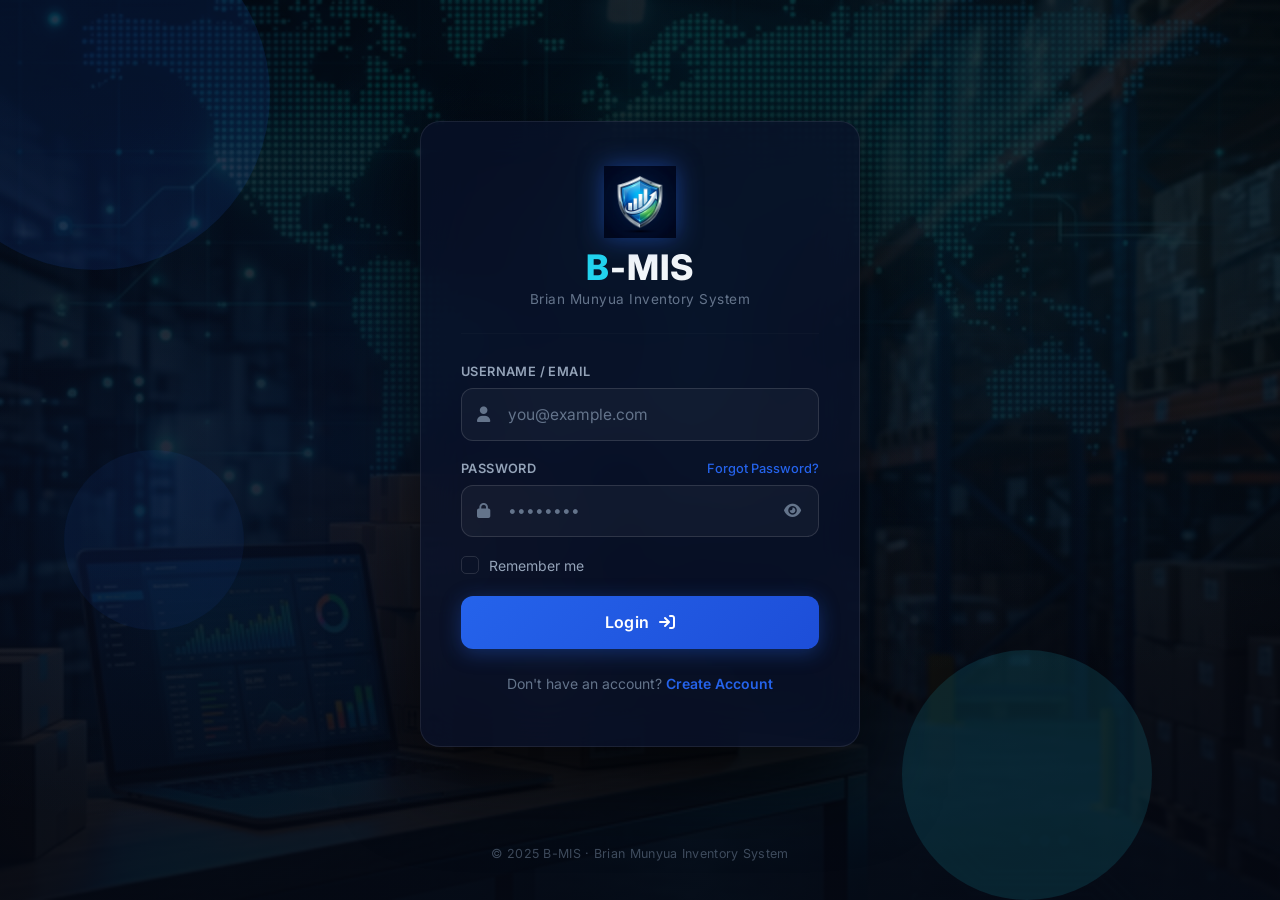
<file: src/main/resources/static/auth.html>
<!DOCTYPE html>
<html lang="en">
<head>
    <meta charset="UTF-8">
    <meta name="viewport" content="width=device-width, initial-scale=1.0">
    <title>B-MIS | Login</title>

    <!-- Google Fonts -->
    <link href="https://fonts.googleapis.com/css2?family=Inter:wght@300;400;500;600;700;800&display=swap" rel="stylesheet">
    <!-- Font Awesome Icons -->
    <link rel="stylesheet" href="https://cdnjs.cloudflare.com/ajax/libs/font-awesome/6.4.2/css/all.min.css">
    <!-- Bootstrap 5 -->
    <link rel="stylesheet" href="https://cdn.jsdelivr.net/npm/bootstrap@5.3.2/dist/css/bootstrap.min.css">
    <!-- Custom Stylesheet -->
    <link rel="stylesheet" href="css/auth.css">
</head>
<body>

    <!-- ============================================================
         BACKGROUND VISUALS
    ============================================================ -->
    <div class="bg-wrapper">
        <img src="images/login_bg.png" alt="" class="bg-image" aria-hidden="true">
        <div class="bg-overlay"></div>
        <!-- Floating animated particles -->
        <div class="particle p1"></div>
        <div class="particle p2"></div>
        <div class="particle p3"></div>
    </div>


    <!-- ============================================================
         MAIN PAGE CONTENT
    ============================================================ -->
    <main class="page-center">

        <!-- --------------------------------------------------------
             LOGIN CARD
        -------------------------------------------------------- -->
        <div id="login-view" class="auth-card">

            <!-- Logo & Branding -->
            <div class="card-brand text-center">
                <img src="images/logo.png" alt="B-MIS Logo" class="brand-logo">
                <h1 class="brand-title"><span class="brand-b">B</span>-MIS</h1>
                <p class="brand-subtitle">Brian Munyua Inventory System</p>
            </div>

            <hr class="divider-line">

            <!-- Error banner (hidden by default) -->
            <div id="login-error" class="alert-box alert-error" role="alert">
                <i class="fas fa-circle-exclamation"></i>
                <span id="login-error-text">Invalid credentials. Please try again.</span>
            </div>

            <!-- Login Form -->
            <form id="login-form" novalidate>

                <!-- Username Field -->
                <div class="field-group">
                    <label for="login-email" class="field-label">Username / Email</label>
                    <div class="input-wrap">
                        <i class="fa-solid fa-user input-icon"></i>
                        <input
                            type="email"
                            id="login-email"
                            class="field-input"
                            placeholder="you@example.com"
                            autocomplete="email"
                            required>
                    </div>
                    <p class="field-feedback" id="email-feedback"></p>
                </div>

                <!-- Password Field -->
                <div class="field-group">
                    <div class="label-row">
                        <label for="login-passcode" class="field-label">Password</label>
                        <a href="#" id="to-forgot" class="forgot-link">Forgot Password?</a>
                    </div>
                    <div class="input-wrap">
                        <i class="fa-solid fa-lock input-icon"></i>
                        <input
                            type="password"
                            id="login-passcode"
                            class="field-input"
                            placeholder="••••••••"
                            autocomplete="current-password"
                            required>
                        <!-- Show/Hide password toggle -->
                        <button type="button" class="pwd-toggle" id="pwd-toggle" aria-label="Toggle password visibility">
                            <i class="fa-solid fa-eye" id="pwd-icon"></i>
                        </button>
                    </div>
                    <p class="field-feedback" id="pwd-feedback"></p>
                </div>

                <!-- Remember Me -->
                <div class="remember-row">
                    <label class="check-label">
                        <input type="checkbox" id="remember-me" class="check-input">
                        <span class="check-box"></span>
                        Remember me
                    </label>
                </div>

                <!-- Login Button -->
                <button type="submit" id="login-btn" class="btn-login">
                    <span>Login</span>
                    <i class="fa-solid fa-arrow-right-to-bracket"></i>
                </button>

            </form>

            <!-- Register Link -->
            <p class="card-footer-text">
                Don't have an account?
                <a href="#" id="to-register" class="link-action">Create Account</a>
            </p>
        </div>


        <!-- --------------------------------------------------------
             REGISTER CARD (hidden by default)
        -------------------------------------------------------- -->
        <div id="register-view" class="auth-card hidden">

            <div class="card-brand text-center">
                <img src="images/logo.png" alt="B-MIS Logo" class="brand-logo">
                <h1 class="brand-title"><span class="brand-b">B</span>-MIS</h1>
            </div>
            <h2 class="form-heading">Create Account</h2>

            <div id="reg-error" class="alert-box alert-error" role="alert"></div>
            <div id="reg-success" class="alert-box alert-success" role="alert"></div>

            <form id="register-form" novalidate>

                <div class="field-group">
                    <label for="reg-name" class="field-label">Full Name</label>
                    <div class="input-wrap">
                        <i class="fa-solid fa-id-card input-icon"></i>
                        <input type="text" id="reg-name" class="field-input" placeholder="John Doe" required>
                    </div>
                </div>

                <div class="field-group">
                    <label for="reg-email" class="field-label">Email Address</label>
                    <div class="input-wrap">
                        <i class="fa-solid fa-envelope input-icon"></i>
                        <input type="email" id="reg-email" class="field-input" placeholder="you@example.com" required>
                    </div>
                </div>

                <div class="field-group">
                    <label for="reg-address" class="field-label">Physical Address</label>
                    <div class="input-wrap">
                        <i class="fa-solid fa-location-dot input-icon"></i>
                        <input type="text" id="reg-address" class="field-input" placeholder="123 Main St, City" required>
                    </div>
                </div>

                <div class="field-group">
                    <label for="reg-passcode" class="field-label">Passcode</label>
                    <div class="input-wrap">
                        <i class="fa-solid fa-lock input-icon"></i>
                        <input type="password" id="reg-passcode" class="field-input" placeholder="Min 6 characters" required>
                    </div>
                </div>

                <div class="field-group">
                    <label for="reg-confirm" class="field-label">Confirm Passcode</label>
                    <div class="input-wrap">
                        <i class="fa-solid fa-lock input-icon"></i>
                        <input type="password" id="reg-confirm" class="field-input" placeholder="••••••" required>
                    </div>
                </div>

                <button type="submit" id="register-btn" class="btn-login">
                    <span>Create Account</span>
                    <i class="fa-solid fa-check"></i>
                </button>

            </form>

            <p class="card-footer-text">
                Already have an account?
                <a href="#" id="to-login" class="link-action">Login</a>
            </p>
        </div>


        <!-- --------------------------------------------------------
             FORGOT PASSWORD CARD (hidden by default)
        -------------------------------------------------------- -->
        <div id="forgot-view" class="auth-card hidden">

            <div class="card-brand text-center">
                <img src="images/logo.png" alt="B-MIS Logo" class="brand-logo brand-logo-sm">
                <h1 class="brand-title"><span class="brand-b">B</span>-MIS</h1>
            </div>
            <h2 class="form-heading">Reset Password</h2>
            <p class="form-subheading">Enter your email and we'll send you a reset code.</p>

            <div id="forgot-error" class="alert-box alert-error"></div>
            <div id="forgot-success" class="alert-box alert-success"></div>

            <form id="forgot-form" novalidate>
                <div class="field-group">
                    <label for="forgot-email" class="field-label">Registered Email</label>
                    <div class="input-wrap">
                        <i class="fa-solid fa-envelope input-icon"></i>
                        <input type="email" id="forgot-email" class="field-input" placeholder="you@example.com" required>
                    </div>
                </div>
                <button type="submit" id="forgot-btn" class="btn-login">
                    <span>Send Reset Code</span>
                    <i class="fa-solid fa-paper-plane"></i>
                </button>
            </form>

            <p class="card-footer-text">
                Remember it?
                <a href="#" id="to-login-2" class="link-action">Back to Login</a>
            </p>
        </div>


        <!-- --------------------------------------------------------
             RESET PASSCODE CARD (hidden by default)
        -------------------------------------------------------- -->
        <div id="reset-view" class="auth-card hidden">

            <div class="card-brand text-center">
                <img src="images/logo.png" alt="B-MIS Logo" class="brand-logo brand-logo-sm">
                <h1 class="brand-title"><span class="brand-b">B</span>-MIS</h1>
            </div>
            <h2 class="form-heading">Set New Password</h2>

            <div id="reset-error" class="alert-box alert-error"></div>

            <form id="reset-form" novalidate>
                <input type="hidden" id="reset-email">

                <div class="field-group">
                    <label for="reset-code" class="field-label">Reset Code</label>
                    <div class="input-wrap">
                        <i class="fa-solid fa-key input-icon"></i>
                        <input type="text" id="reset-code" class="field-input" placeholder="6-digit code" required>
                    </div>
                </div>

                <div class="field-group">
                    <label for="reset-passcode" class="field-label">New Passcode</label>
                    <div class="input-wrap">
                        <i class="fa-solid fa-lock input-icon"></i>
                        <input type="password" id="reset-passcode" class="field-input" placeholder="Min 6 characters" required>
                    </div>
                </div>

                <div class="field-group">
                    <label for="reset-confirm" class="field-label">Confirm Passcode</label>
                    <div class="input-wrap">
                        <i class="fa-solid fa-lock input-icon"></i>
                        <input type="password" id="reset-confirm" class="field-input" placeholder="••••••" required>
                    </div>
                </div>

                <button type="submit" id="reset-btn" class="btn-login">
                    <span>Update Password</span>
                    <i class="fa-solid fa-shield-halved"></i>
                </button>
            </form>

            <p class="card-footer-text">
                <a href="#" id="to-login-3" class="link-action">Back to Login</a>
            </p>
        </div>

        <!-- Footer -->
        <p class="page-footer">© 2025 B-MIS · Brian Munyua Inventory System</p>

    </main>


    <!-- Bootstrap JS -->
    <script src="https://cdn.jsdelivr.net/npm/bootstrap@5.3.2/dist/js/bootstrap.bundle.min.js"></script>
    <!-- Auth Logic -->
    <script src="js/auth.js"></script>
</body>
</html>
</file>
<file: src/main/resources/static/css/auth.css>
/* =============================================================
   B-MIS AUTH PAGE STYLES
   Modern SaaS Login — Clean, Centered Card Design
   ============================================================= */

/* --- CSS Variables --- */
:root {
    --primary:       #2563eb;
    --primary-dark:  #1d4ed8;
    --primary-glow:  rgba(37, 99, 235, 0.35);
    --cyan:          #22d3ee;
    --bg-dark:       #060b18;
    --card-bg:       rgba(8, 16, 40, 0.75);
    --card-border:   rgba(255, 255, 255, 0.08);
    --input-bg:      rgba(255, 255, 255, 0.04);
    --input-border:  rgba(255, 255, 255, 0.12);
    --text-main:     #f1f5f9;
    --text-muted:    #64748b;
    --text-soft:     #94a3b8;
    --error:         #f87171;
    --error-bg:      rgba(248, 113, 113, 0.08);
    --success:       #34d399;
    --success-bg:    rgba(52, 211, 153, 0.08);
    --radius-card:   20px;
    --radius-input:  12px;
    --shadow-card:   0 32px 80px rgba(0, 0, 0, 0.7);
    --transition:    0.25s cubic-bezier(0.4, 0, 0.2, 1);
}

/* --- Reset & Base --- */
*, *::before, *::after {
    margin: 0;
    padding: 0;
    box-sizing: border-box;
}

html {
    font-size: 16px;
}

body {
    font-family: 'Inter', system-ui, -apple-system, sans-serif;
    background: var(--bg-dark);
    color: var(--text-main);
    min-height: 100vh;
    overflow-x: hidden;
}

/* =============================================================
   BACKGROUND
   ============================================================= */
.bg-wrapper {
    position: fixed;
    inset: 0;
    z-index: 0;
}

.bg-image {
    width: 100%;
    height: 100%;
    object-fit: cover;
    filter: brightness(0.25) saturate(1.3);
}

.bg-overlay {
    position: absolute;
    inset: 0;
    /* Vignette effect */
    background:
        radial-gradient(ellipse at 20% 50%, rgba(37, 99, 235, 0.08) 0%, transparent 60%),
        radial-gradient(ellipse at 80% 20%, rgba(34, 211, 238, 0.06) 0%, transparent 50%),
        linear-gradient(to bottom, rgba(6, 11, 24, 0.3), rgba(6, 11, 24, 0.7));
}

/* Subtle floating particles */
.particle {
    position: absolute;
    border-radius: 50%;
    opacity: 0.12;
    animation: drift 20s infinite alternate ease-in-out;
    pointer-events: none;
}
.p1 { width: 350px; height: 350px; background: var(--primary); top: -80px; left: -80px; }
.p2 { width: 250px; height: 250px; background: var(--cyan);    bottom: 0;  right: 10%; animation-delay: -7s; animation-duration: 25s; }
.p3 { width: 180px; height: 180px; background: var(--primary); bottom: 30%; left: 5%;  animation-delay: -13s; opacity: 0.07; }

@keyframes drift {
    from { transform: translate(0, 0) scale(1); }
    to   { transform: translate(40px, 30px) scale(1.08); }
}

/* =============================================================
   PAGE CENTER LAYOUT
   ============================================================= */
.page-center {
    position: relative;
    z-index: 1;
    min-height: 100vh;
    display: flex;
    flex-direction: column;
    align-items: center;
    justify-content: center;
    padding: 2rem 1rem 4rem;
}

/* =============================================================
   AUTH CARD
   ============================================================= */
.auth-card {
    background: var(--card-bg);
    backdrop-filter: blur(24px);
    -webkit-backdrop-filter: blur(24px);
    border: 1px solid var(--card-border);
    border-radius: var(--radius-card);
    box-shadow: var(--shadow-card);
    width: 100%;
    max-width: 440px;
    padding: 2.75rem 2.5rem 2.25rem;
    animation: fadeSlideUp 0.5s cubic-bezier(0.16, 1, 0.3, 1) both;
}

@keyframes fadeSlideUp {
    from { opacity: 0; transform: translateY(24px) scale(0.98); }
    to   { opacity: 1; transform: translateY(0)    scale(1);    }
}

/* --- Card Branding --- */
.card-brand {
    margin-bottom: 1.5rem;
}

.brand-logo {
    width: 72px;
    height: auto;
    display: block;
    margin: 0 auto 0.75rem;
    filter: drop-shadow(0 0 12px rgba(37, 99, 235, 0.5));
}

.brand-logo-sm { width: 52px; }

.brand-title {
    font-size: 2.2rem;
    font-weight: 800;
    letter-spacing: 1px;
    color: var(--text-main);
    line-height: 1;
    margin-bottom: 0.2rem;
}

.brand-b {
    color: var(--cyan);
}

.brand-subtitle {
    font-size: 0.85rem;
    color: var(--text-muted);
    letter-spacing: 0.5px;
}

/* Divider */
.divider-line {
    border: none;
    border-top: 1px solid var(--card-border);
    margin: 0 0 1.75rem;
}

/* Form Heading (for secondary views) */
.form-heading {
    font-size: 1.4rem;
    font-weight: 700;
    margin-bottom: 0.4rem;
    color: var(--text-main);
    text-align: center;
}

.form-subheading {
    font-size: 0.875rem;
    color: var(--text-muted);
    text-align: center;
    margin-bottom: 1.5rem;
}

/* =============================================================
   ALERT BOXES
   ============================================================= */
.alert-box {
    display: none;
    align-items: flex-start;
    gap: 8px;
    font-size: 0.875rem;
    padding: 0.75rem 1rem;
    border-radius: 10px;
    margin-bottom: 1.25rem;
    border: 1px solid transparent;
}

.alert-box.visible {
    display: flex;
}

.alert-error {
    background: var(--error-bg);
    color: var(--error);
    border-color: rgba(248, 113, 113, 0.2);
}

.alert-success {
    background: var(--success-bg);
    color: var(--success);
    border-color: rgba(52, 211, 153, 0.2);
}

/* =============================================================
   FORM FIELDS
   ============================================================= */
.field-group {
    margin-bottom: 1.1rem;
}

.field-label {
    display: block;
    font-size: 0.8rem;
    font-weight: 600;
    letter-spacing: 0.4px;
    color: var(--text-soft);
    margin-bottom: 0.45rem;
    text-transform: uppercase;
}

.label-row {
    display: flex;
    justify-content: space-between;
    align-items: baseline;
    margin-bottom: 0.45rem;
}

.label-row .field-label {
    margin-bottom: 0;
}

/* Input wrapper */
.input-wrap {
    position: relative;
    display: flex;
    align-items: center;
}

.input-icon {
    position: absolute;
    left: 1rem;
    color: var(--text-muted);
    font-size: 0.95rem;
    pointer-events: none;
    transition: color var(--transition);
}

.field-input {
    width: 100%;
    padding: 0.85rem 1rem 0.85rem 2.85rem;
    background: var(--input-bg);
    border: 1px solid var(--input-border);
    border-radius: var(--radius-input);
    color: var(--text-main);
    font-size: 0.97rem;
    font-family: inherit;
    transition: border-color var(--transition), box-shadow var(--transition), background var(--transition);
    outline: none;
}

/* When the input has a toggle button, add right padding */
.input-wrap:has(.pwd-toggle) .field-input {
    padding-right: 3rem;
}

.field-input::placeholder { color: var(--text-muted); }

.field-input:focus {
    border-color: var(--primary);
    background: rgba(255, 255, 255, 0.06);
    box-shadow: 0 0 0 3px var(--primary-glow);
}

.field-input:focus + .input-icon,
.input-wrap:focus-within .input-icon {
    color: var(--primary);
}

/* Validation feedback */
.field-feedback {
    font-size: 0.78rem;
    margin-top: 0.35rem;
    min-height: 1rem;
    color: var(--error);
    display: none;
}

/* Password toggle */
.pwd-toggle {
    position: absolute;
    right: 0.85rem;
    background: none;
    border: none;
    cursor: pointer;
    color: var(--text-muted);
    font-size: 0.95rem;
    padding: 4px;
    transition: color var(--transition);
}

.pwd-toggle:hover {
    color: var(--text-soft);
}

/* Remember Me */
.remember-row {
    margin-bottom: 1.25rem;
}

.check-label {
    display: flex;
    align-items: center;
    gap: 10px;
    font-size: 0.875rem;
    color: var(--text-soft);
    cursor: pointer;
    user-select: none;
}

.check-input { display: none; }

.check-box {
    width: 18px;
    height: 18px;
    border: 1.5px solid var(--input-border);
    border-radius: 5px;
    display: inline-flex;
    align-items: center;
    justify-content: center;
    transition: all var(--transition);
    flex-shrink: 0;
}

.check-input:checked ~ .check-box {
    background: var(--primary);
    border-color: var(--primary);
}

.check-input:checked ~ .check-box::after {
    content: '';
    display: block;
    width: 5px;
    height: 9px;
    border: 2px solid #fff;
    border-top: none;
    border-left: none;
    transform: rotate(45deg) translateY(-1px);
}

/* Forgot password link */
.forgot-link {
    font-size: 0.8rem;
    font-weight: 500;
    color: var(--primary);
    text-decoration: none;
    transition: color var(--transition);
}

.forgot-link:hover { color: var(--cyan); text-decoration: underline; }

/* =============================================================
   LOGIN BUTTON
   ============================================================= */
.btn-login {
    display: flex;
    align-items: center;
    justify-content: center;
    gap: 0.6rem;
    width: 100%;
    padding: 0.9rem 1.5rem;
    background: linear-gradient(135deg, var(--primary) 0%, var(--primary-dark) 100%);
    color: #fff;
    font-family: inherit;
    font-size: 1rem;
    font-weight: 600;
    letter-spacing: 0.3px;
    border: none;
    border-radius: var(--radius-input);
    cursor: pointer;
    transition: transform var(--transition), box-shadow var(--transition), filter var(--transition);
    box-shadow: 0 4px 20px var(--primary-glow);
    margin-top: 0.25rem;
}

.btn-login:hover {
    transform: translateY(-2px);
    box-shadow: 0 8px 28px var(--primary-glow);
    filter: brightness(1.1);
}

.btn-login:active {
    transform: translateY(0);
    box-shadow: 0 2px 10px var(--primary-glow);
}

/* Loading state */
.btn-login.loading {
    opacity: 0.7;
    pointer-events: none;
}

.btn-login.loading span::after {
    content: '...';
    animation: dots 1.2s infinite;
}

@keyframes dots {
    0%  { content: '.'; }
    33% { content: '..'; }
    66% { content: '...'; }
}

/* =============================================================
   CARD FOOTER TEXT & LINKS
   ============================================================= */
.card-footer-text {
    text-align: center;
    font-size: 0.875rem;
    color: var(--text-muted);
    margin-top: 1.5rem;
}

.link-action {
    color: var(--primary);
    font-weight: 600;
    text-decoration: none;
    transition: color var(--transition);
}

.link-action:hover {
    color: var(--cyan);
    text-decoration: underline;
}

/* =============================================================
   PAGE FOOTER
   ============================================================= */
.page-footer {
    position: fixed;
    bottom: 1.25rem;
    left: 0;
    right: 0;
    text-align: center;
    font-size: 0.78rem;
    color: rgba(100, 116, 139, 0.6);
    letter-spacing: 0.3px;
    z-index: 1;
}

/* =============================================================
   UTILITY
   ============================================================= */
.hidden { display: none !important; }

/* =============================================================
   RESPONSIVE
   ============================================================= */
@media (max-width: 480px) {
    .auth-card {
        padding: 2rem 1.5rem 1.75rem;
        border-radius: 16px;
    }

    .brand-title { font-size: 1.9rem; }
    .btn-login   { font-size: 0.95rem; }
}

@media (max-width: 360px) {
    .auth-card { padding: 1.75rem 1.25rem; }
}
</file>
